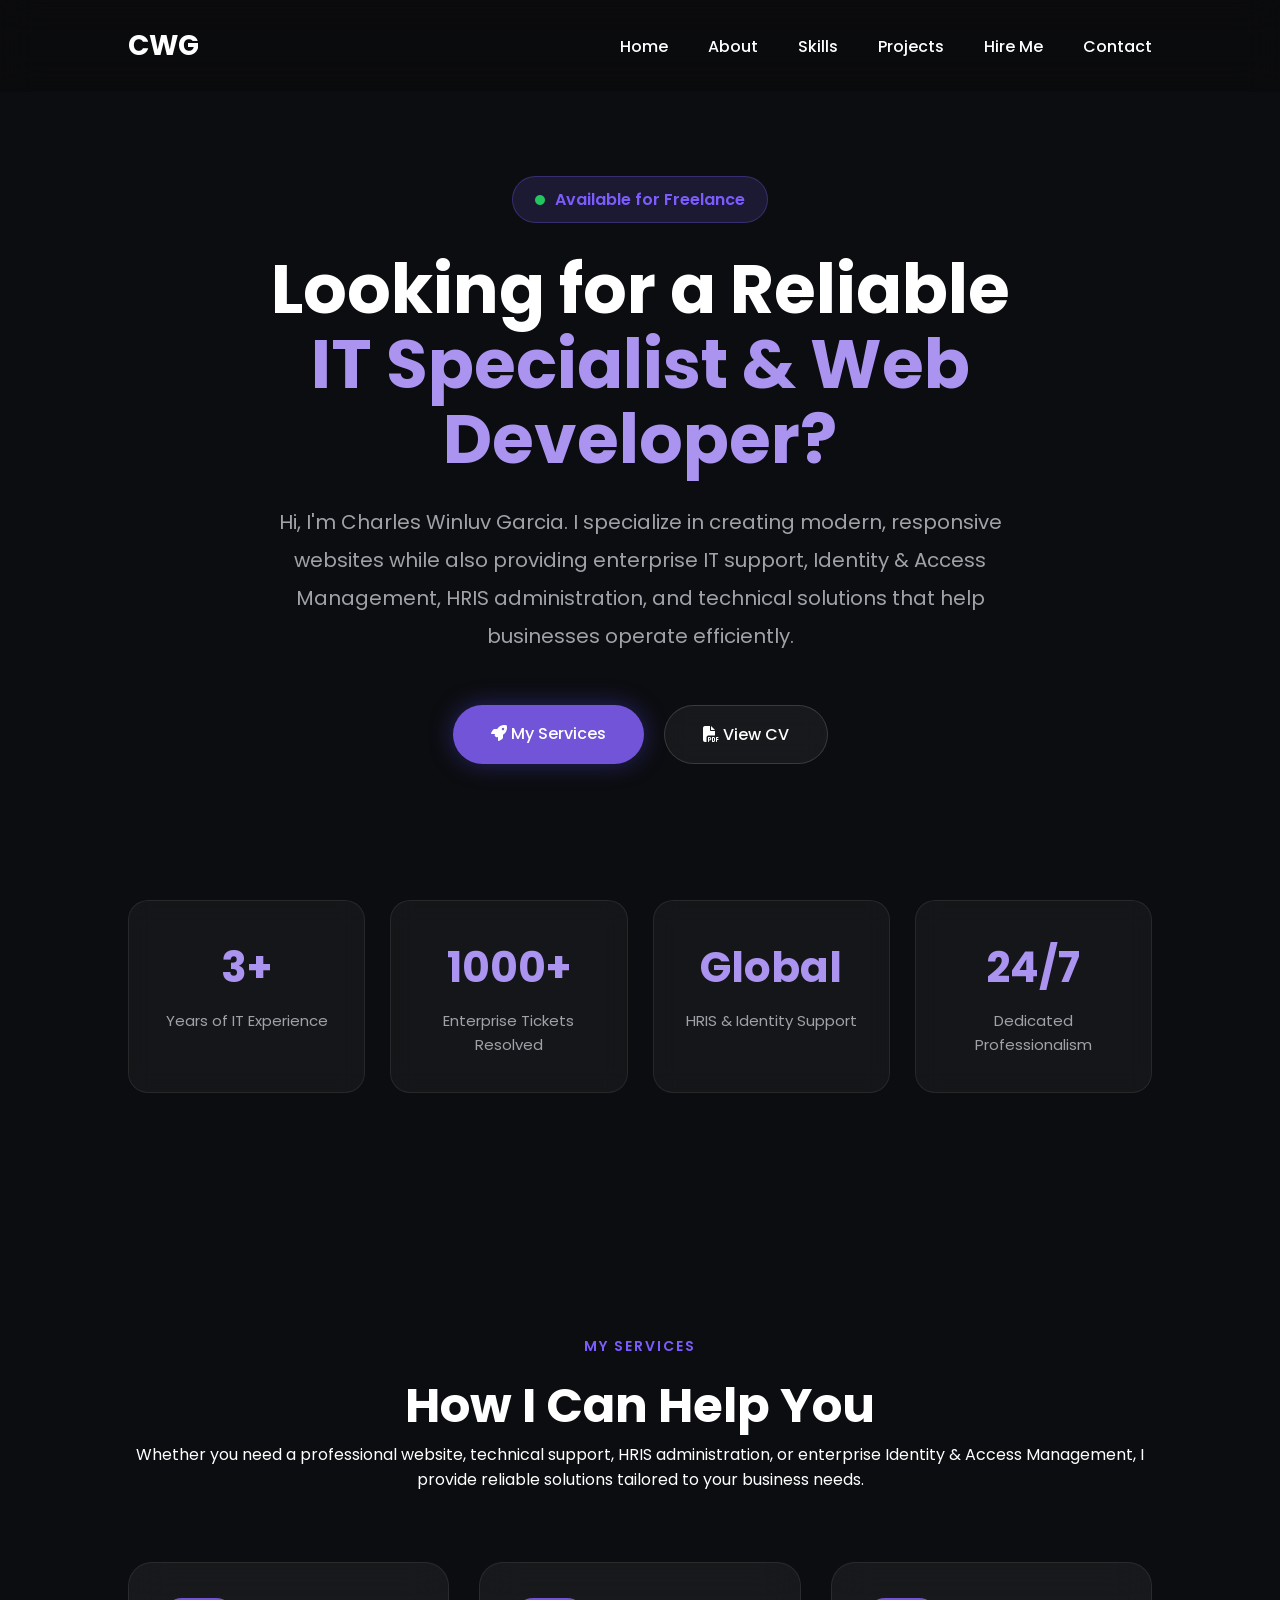
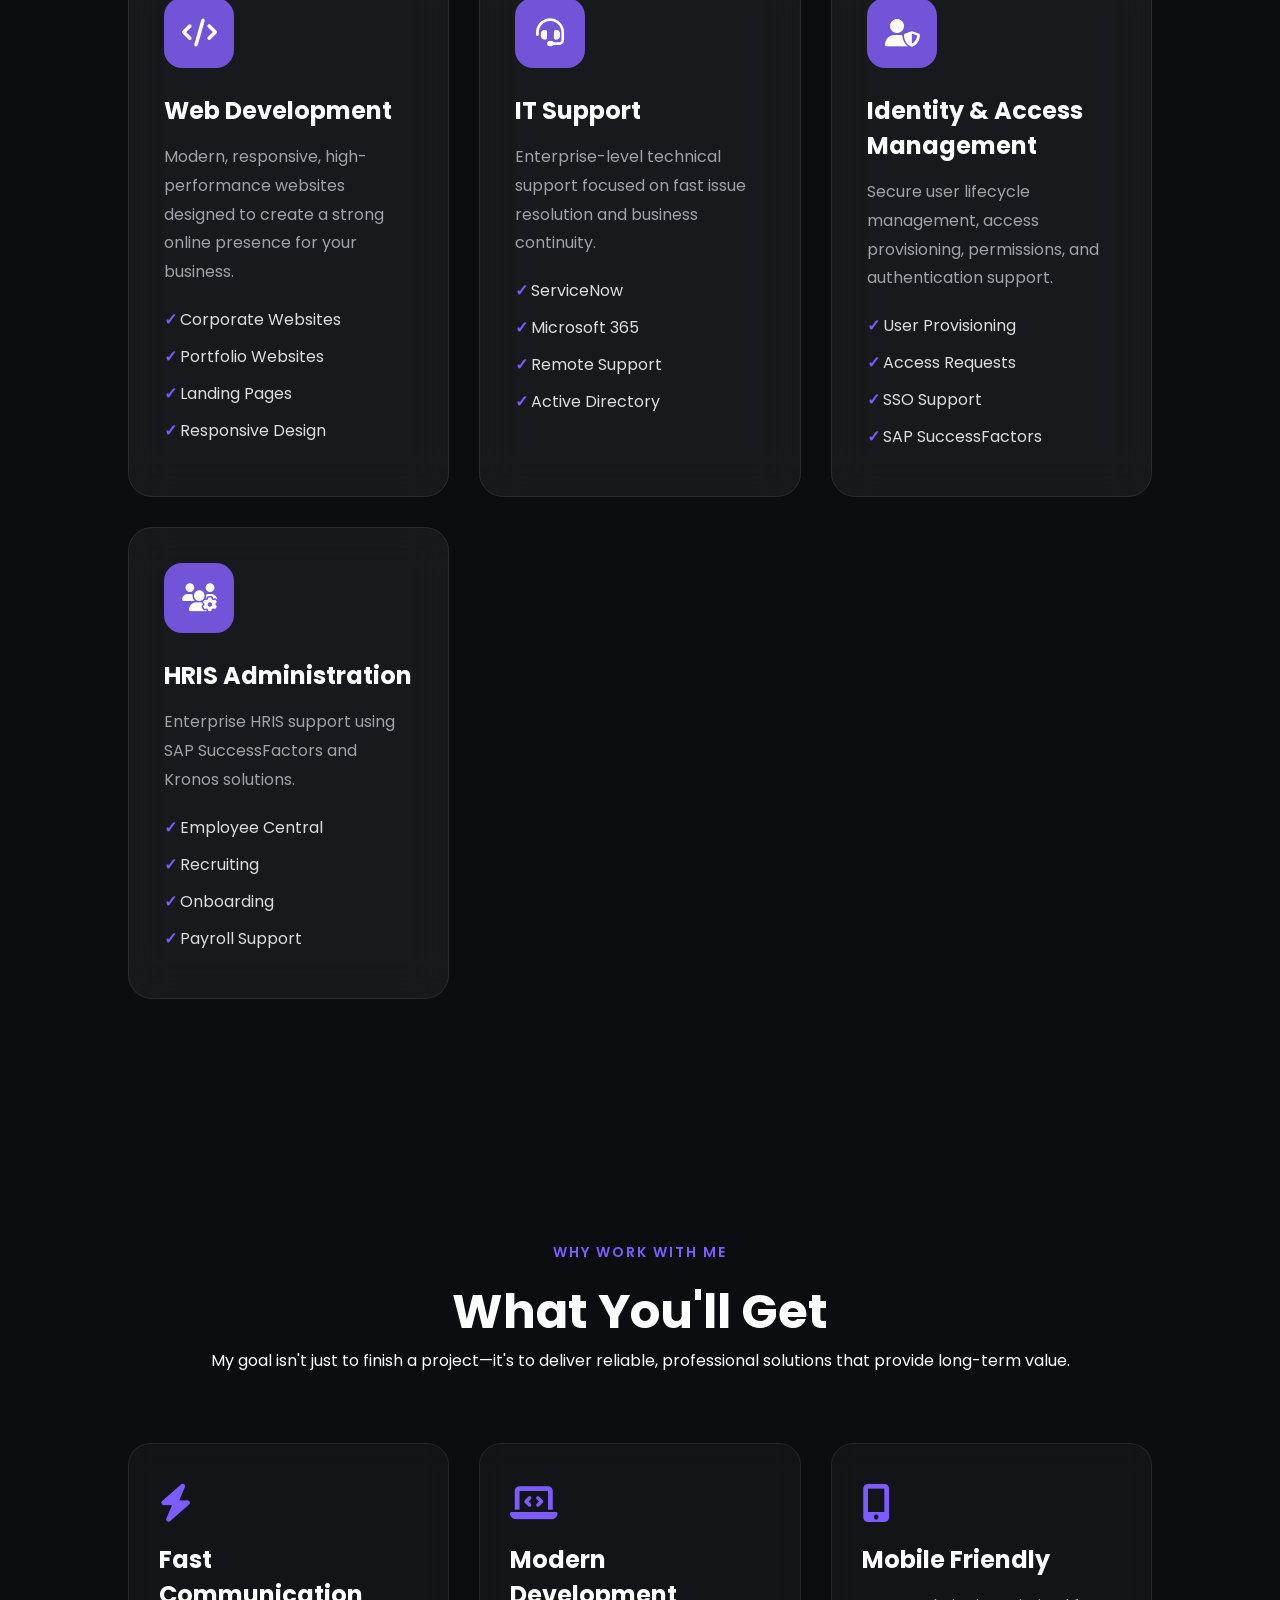
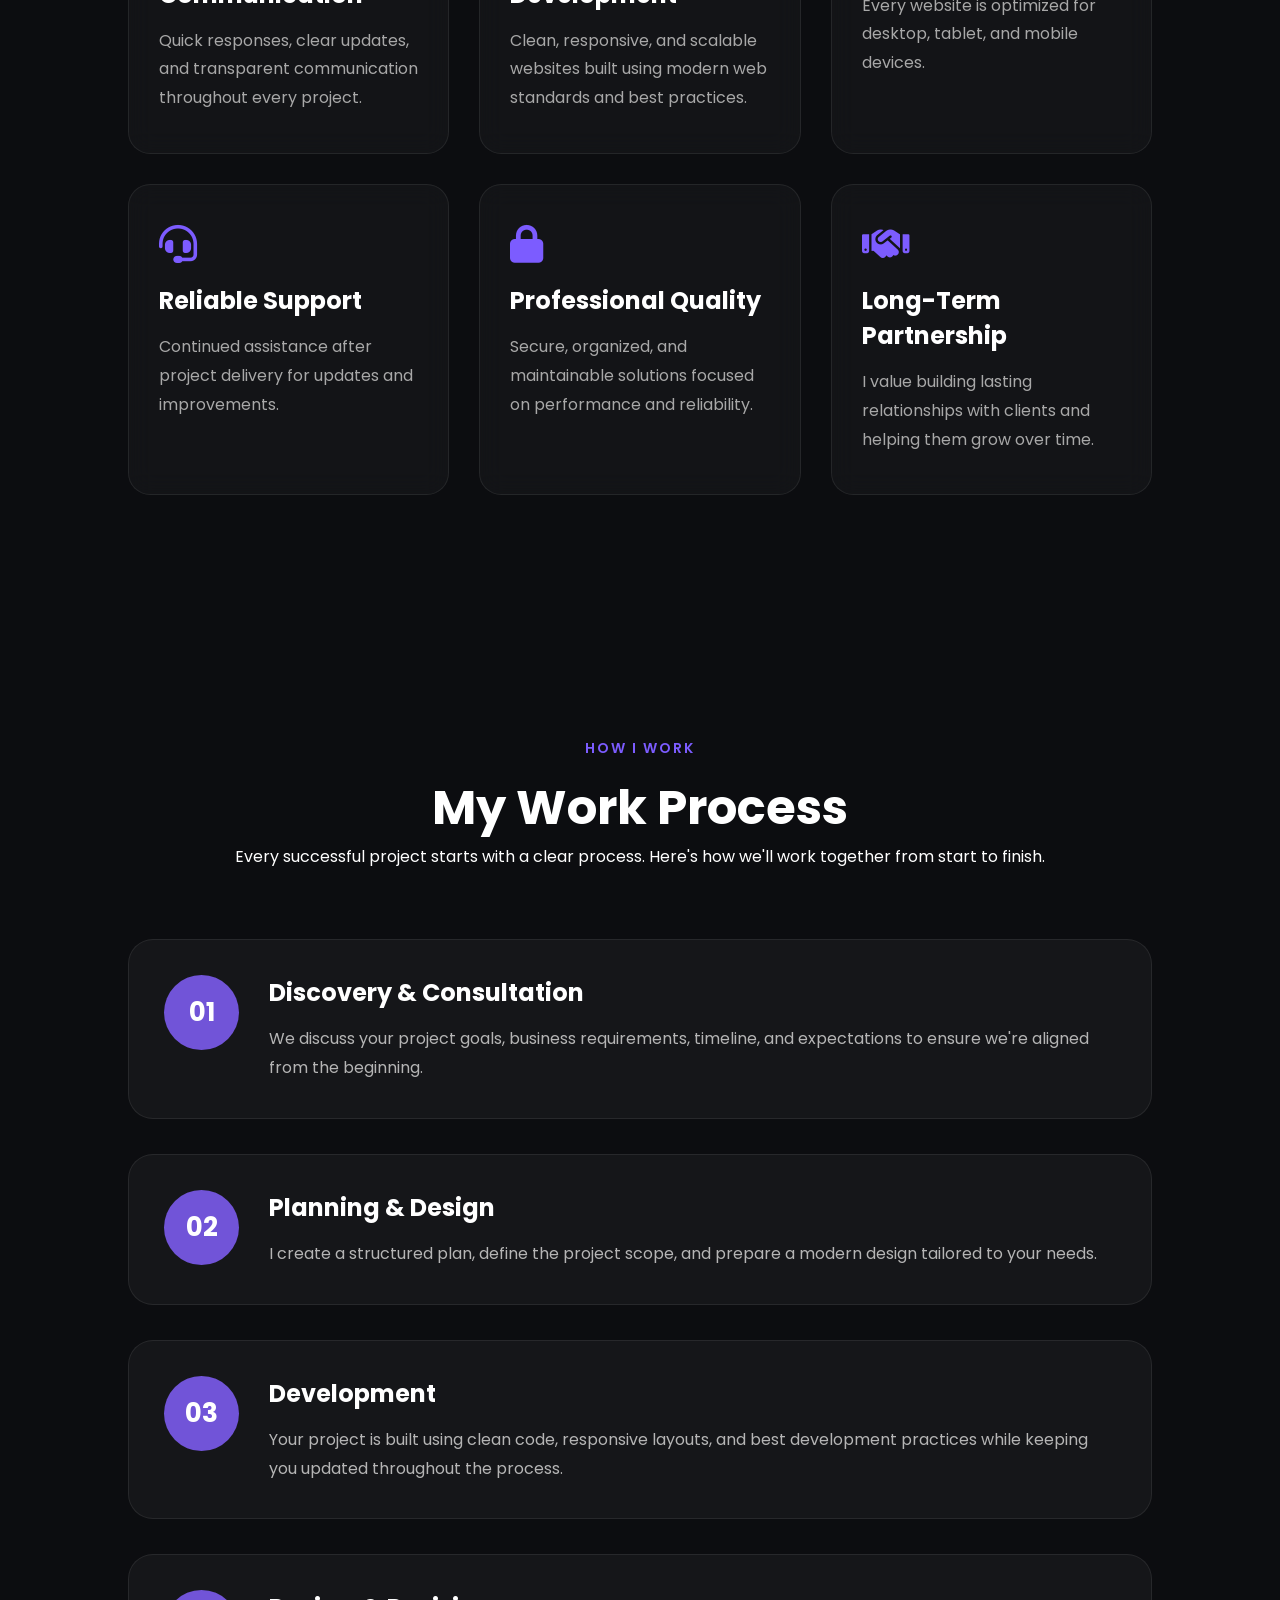
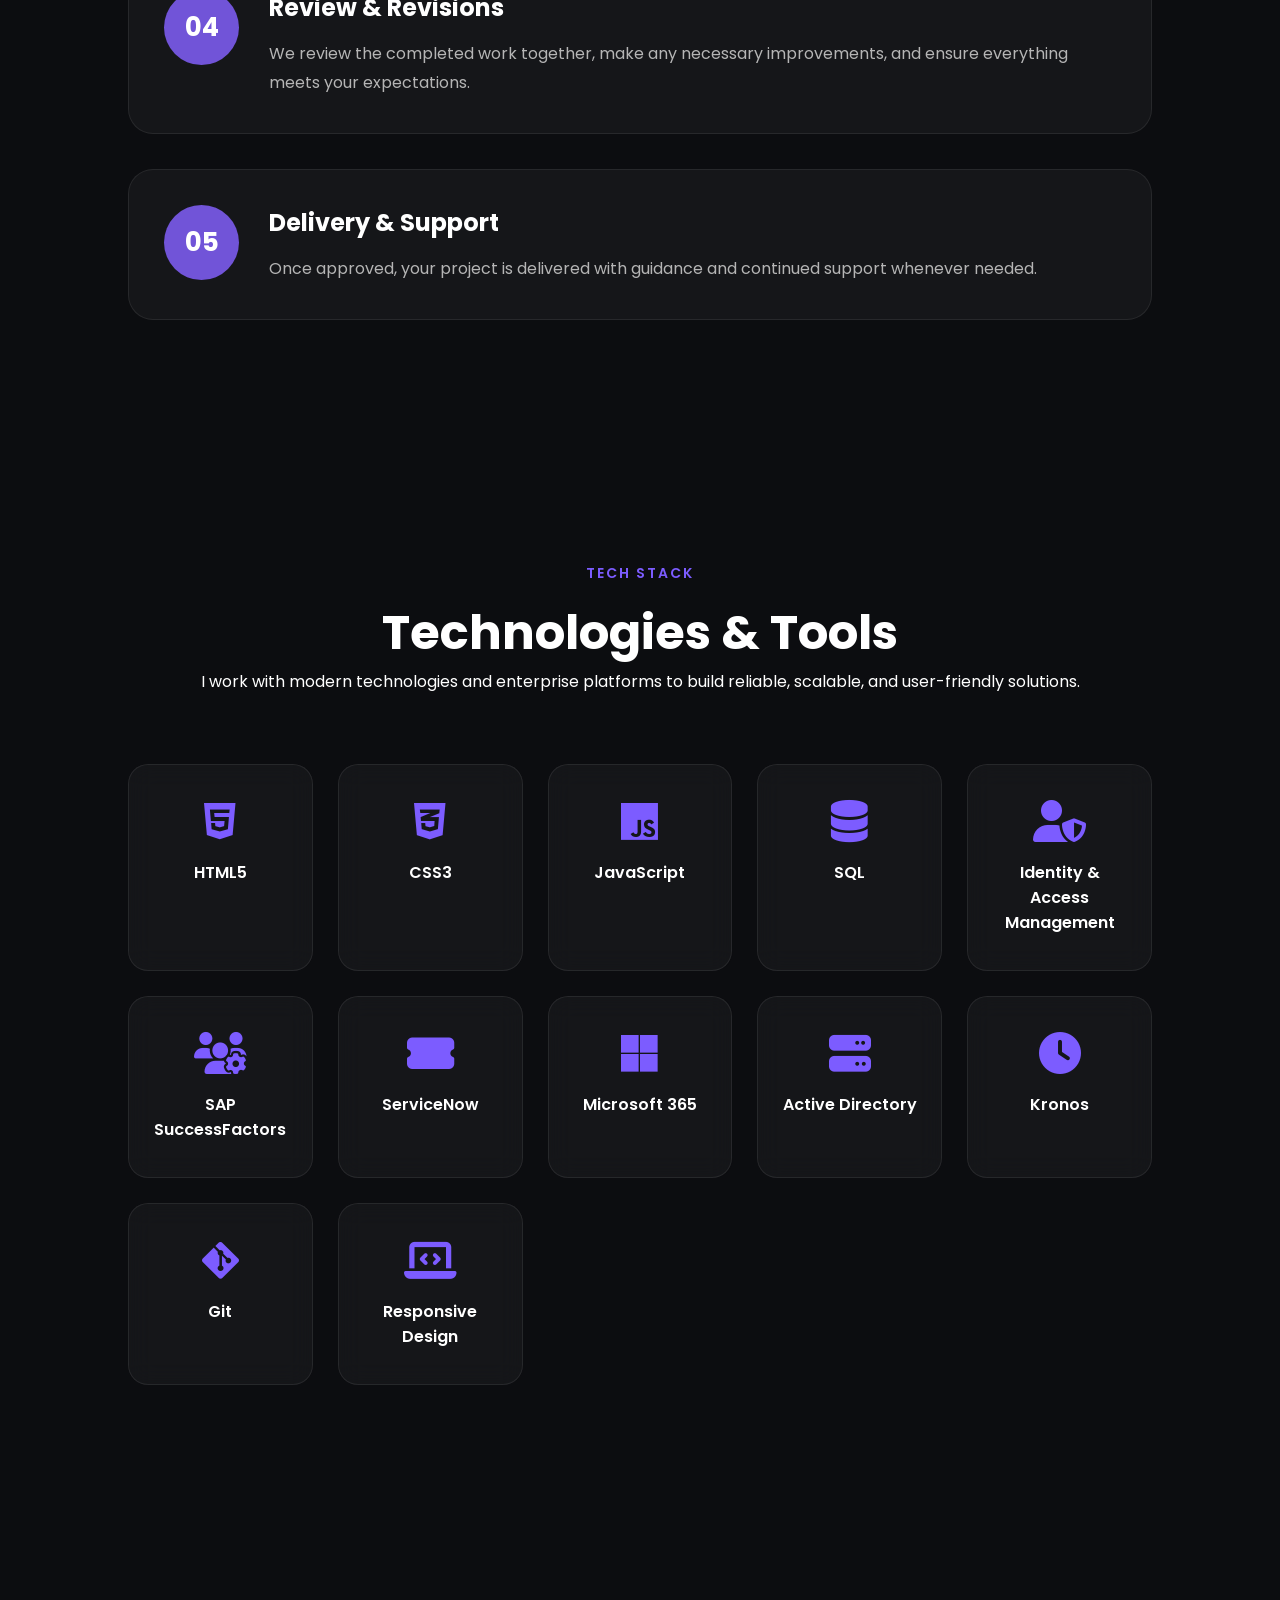
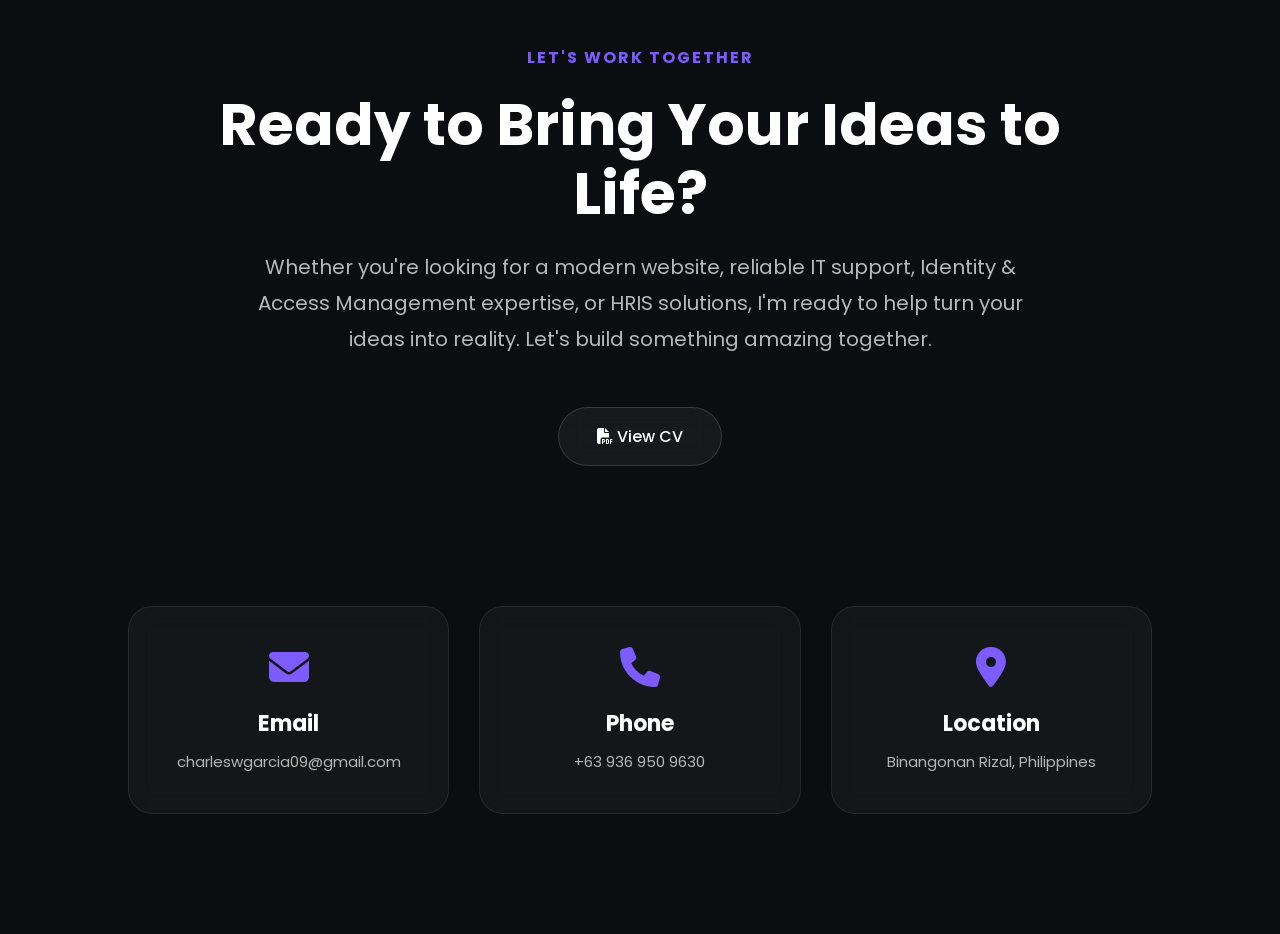
<file: hire.html>
<!DOCTYPE html>
<html lang="en">

<head>

    <meta charset="UTF-8">
    <meta name="viewport" content="width=device-width, initial-scale=1.0">

    <title>Hire Me | Charles Winluv Garcia</title>

    <!-- CSS -->
    <link rel="stylesheet" href="css/style.css">

    <!-- Google Fonts -->
    <link rel="preconnect" href="https://fonts.googleapis.com">
    <link rel="preconnect" href="https://fonts.gstatic.com" crossorigin>

    <link href="https://fonts.googleapis.com/css2?family=Poppins:wght@300;400;500;600;700;800&display=swap"
        rel="stylesheet">

    <!-- Font Awesome -->
    <link rel="stylesheet"
        href="https://cdnjs.cloudflare.com/ajax/libs/font-awesome/6.5.2/css/all.min.css">

</head>


<body>

    <!-- ================= ANIMATED BACKGROUND ================= -->

    <div class="background">
        <div class="blur blur1"></div>
        <div class="blur blur2"></div>
        <div class="blur blur3"></div>
    </div>


    <!-- ================= NAVBAR ================= -->

    <header class="navbar">

        <div class="logo">
            CWG
        </div>

        <nav>

            <a href="index.html">Home</a>

            <a href="index.html#about">About</a>

            <a href="index.html#skills">Skills</a>

            <a href="index.html#projects">Projects</a>

            <a href="hire.html" class="active">
                Hire Me
            </a>

            <a href="index.html#contact">Contact</a>

        </nav>

    </header>


    <!-- ================= HIRE HERO ================= -->

    <section class="hire-hero">

        <div class="hire-container">

            <span class="hire-badge">
                <i class="fas fa-circle"></i>
                Available for Freelance
            </span>

            <h1>
                Looking for a Reliable
                <span>IT Specialist & Web Developer?</span>
            </h1>

            <p>
                Hi, I'm Charles Winluv Garcia. I specialize in creating modern,
                responsive websites while also providing enterprise IT support,
                Identity & Access Management, HRIS administration, and technical
                solutions that help businesses operate efficiently.
            </p>

            <div class="hire-buttons">

                <a href="#services" class="btn primary">
                    <i class="fas fa-rocket"></i>
                    My Services
                </a>

                <a href="assets/resume/resume.pdf"
                    target="_blank"
                    class="btn secondary">

                    <i class="fas fa-file-pdf"></i>
                    View CV

                </a>

            </div>

        </div>

    </section>


    <!-- ================= STATS ================= -->

    <section class="hire-stats">

        <div class="stats-grid">

            <div class="stat-card">

                <h2>3+</h2>

                <p>Years of IT Experience</p>

            </div>


            <div class="stat-card">

                <h2>1000+</h2>

                <p>Enterprise Tickets Resolved</p>

            </div>


            <div class="stat-card">

                <h2>Global</h2>

                <p>HRIS & Identity Support</p>

            </div>


            <div class="stat-card">

                <h2>24/7</h2>

                <p>Dedicated Professionalism</p>

            </div>

        </div>

    </section>


    <!-- ================= SERVICES ================= -->

    <section class="services" id="services">

        <div class="section-title">

            <span>MY SERVICES</span>

            <h2>How I Can Help You</h2>

            <p>
                Whether you need a professional website, technical support,
                HRIS administration, or enterprise Identity & Access Management,
                I provide reliable solutions tailored to your business needs.
            </p>

        </div>


        <div class="services-grid">

            <!-- Web Development -->

            <div class="service-card">

                <div class="service-icon">
                    <i class="fas fa-code"></i>
                </div>

                <h3>Web Development</h3>

                <p>
                    Modern, responsive, high-performance websites designed to
                    create a strong online presence for your business.
                </p>

                <ul>
                    <li>Corporate Websites</li>
                    <li>Portfolio Websites</li>
                    <li>Landing Pages</li>
                    <li>Responsive Design</li>
                </ul>

            </div>


            <!-- IT Support -->

            <div class="service-card">

                <div class="service-icon">
                    <i class="fas fa-headset"></i>
                </div>

                <h3>IT Support</h3>

                <p>
                    Enterprise-level technical support focused on fast issue
                    resolution and business continuity.
                </p>

                <ul>
                    <li>ServiceNow</li>
                    <li>Microsoft 365</li>
                    <li>Remote Support</li>
                    <li>Active Directory</li>
                </ul>

            </div>


            <!-- IAM -->

            <div class="service-card">

                <div class="service-icon">
                    <i class="fas fa-user-shield"></i>
                </div>

                <h3>Identity & Access Management</h3>

                <p>
                    Secure user lifecycle management, access provisioning,
                    permissions, and authentication support.
                </p>

                <ul>
                    <li>User Provisioning</li>
                    <li>Access Requests</li>
                    <li>SSO Support</li>
                    <li>SAP SuccessFactors</li>
                </ul>

            </div>


            <!-- HRIS -->

            <div class="service-card">

                <div class="service-icon">
                    <i class="fas fa-users-cog"></i>
                </div>

                <h3>HRIS Administration</h3>

                <p>
                    Enterprise HRIS support using SAP SuccessFactors
                    and Kronos solutions.
                </p>

                <ul>
                    <li>Employee Central</li>
                    <li>Recruiting</li>
                    <li>Onboarding</li>
                    <li>Payroll Support</li>
                </ul>

            </div>

        </div>

    </section>


    <!-- ================= WHY HIRE ME ================= -->

    <section class="why-hire">

        <div class="section-title">

            <span>WHY WORK WITH ME</span>

            <h2>What You'll Get</h2>

            <p>
                My goal isn't just to finish a project—it's to deliver reliable,
                professional solutions that provide long-term value.
            </p>

        </div>


        <div class="why-grid">

            <!-- Card 1 -->

            <div class="why-card">

                <i class="fas fa-bolt"></i>

                <h3>Fast Communication</h3>

                <p>
                    Quick responses, clear updates, and transparent communication
                    throughout every project.
                </p>

            </div>


            <!-- Card 2 -->

            <div class="why-card">

                <i class="fas fa-laptop-code"></i>

                <h3>Modern Development</h3>

                <p>
                    Clean, responsive, and scalable websites built using modern
                    web standards and best practices.
                </p>

            </div>


            <!-- Card 3 -->

            <div class="why-card">

                <i class="fas fa-mobile-alt"></i>

                <h3>Mobile Friendly</h3>

                <p>
                    Every website is optimized for desktop,
                    tablet, and mobile devices.
                </p>

            </div>


            <!-- Card 4 -->

            <div class="why-card">

                <i class="fas fa-headset"></i>

                <h3>Reliable Support</h3>

                <p>
                    Continued assistance after project delivery for updates
                    and improvements.
                </p>

            </div>


            <!-- Card 5 -->

            <div class="why-card">

                <i class="fas fa-lock"></i>

                <h3>Professional Quality</h3>

                <p>
                    Secure, organized, and maintainable solutions focused on
                    performance and reliability.
                </p>

            </div>


            <!-- Card 6 -->

            <div class="why-card">

                <i class="fas fa-handshake"></i>

                <h3>Long-Term Partnership</h3>

                <p>
                    I value building lasting relationships with clients and helping
                    them grow over time.
                </p>

            </div>

        </div>

    </section>


    <!-- ================= MY PROCESS ================= -->

    <section class="process">

        <div class="section-title">

            <span>HOW I WORK</span>

            <h2>My Work Process</h2>

            <p>
                Every successful project starts with a clear process. Here's how
                we'll work together from start to finish.
            </p>

        </div>


        <div class="process-timeline">

            <!-- Step 1 -->

            <div class="process-card">

                <div class="process-number">
                    01
                </div>

                <div class="process-content">

                    <h3>Discovery & Consultation</h3>

                    <p>
                        We discuss your project goals, business requirements,
                        timeline, and expectations to ensure we're aligned from
                        the beginning.
                    </p>

                </div>

            </div>


            <!-- Step 2 -->

            <div class="process-card">

                <div class="process-number">
                    02
                </div>

                <div class="process-content">

                    <h3>Planning & Design</h3>

                    <p>
                        I create a structured plan, define the project scope,
                        and prepare a modern design tailored to your needs.
                    </p>

                </div>

            </div>


            <!-- Step 3 -->

            <div class="process-card">

                <div class="process-number">
                    03
                </div>

                <div class="process-content">

                    <h3>Development</h3>

                    <p>
                        Your project is built using clean code, responsive layouts,
                        and best development practices while keeping you updated
                        throughout the process.
                    </p>

                </div>

            </div>


            <!-- Step 4 -->

            <div class="process-card">

                <div class="process-number">
                    04
                </div>

                <div class="process-content">

                    <h3>Review & Revisions</h3>

                    <p>
                        We review the completed work together, make any necessary
                        improvements, and ensure everything meets your expectations.
                    </p>

                </div>

            </div>


            <!-- Step 5 -->

            <div class="process-card">

                <div class="process-number">
                    05
                </div>

                <div class="process-content">

                    <h3>Delivery & Support</h3>

                    <p>
                        Once approved, your project is delivered with guidance and
                        continued support whenever needed.
                    </p>

                </div>

            </div>

        </div>

    </section>


    <!-- ================= TECHNOLOGIES ================= -->

    <section class="tech-section">

        <div class="section-title">

            <span>TECH STACK</span>

            <h2>Technologies & Tools</h2>

            <p>
                I work with modern technologies and enterprise platforms to build
                reliable, scalable, and user-friendly solutions.
            </p>

        </div>


        <div class="tech-grid">

            <div class="tech-item">
                <i class="fab fa-html5"></i>
                <span>HTML5</span>
            </div>

            <div class="tech-item">
                <i class="fab fa-css3-alt"></i>
                <span>CSS3</span>
            </div>

            <div class="tech-item">
                <i class="fab fa-js"></i>
                <span>JavaScript</span>
            </div>

            <div class="tech-item">
                <i class="fas fa-database"></i>
                <span>SQL</span>
            </div>

            <div class="tech-item">
                <i class="fas fa-user-shield"></i>
                <span>Identity & Access Management</span>
            </div>

            <div class="tech-item">
                <i class="fas fa-users-cog"></i>
                <span>SAP SuccessFactors</span>
            </div>

            <div class="tech-item">
                <i class="fas fa-ticket-alt"></i>
                <span>ServiceNow</span>
            </div>

            <div class="tech-item">
                <i class="fab fa-microsoft"></i>
                <span>Microsoft 365</span>
            </div>

            <div class="tech-item">
                <i class="fas fa-server"></i>
                <span>Active Directory</span>
            </div>

            <div class="tech-item">
                <i class="fas fa-clock"></i>
                <span>Kronos</span>
            </div>

            <div class="tech-item">
                <i class="fab fa-git-alt"></i>
                <span>Git</span>
            </div>

            <div class="tech-item">
                <i class="fas fa-laptop-code"></i>
                <span>Responsive Design</span>
            </div>

        </div>

    </section>


    <!-- ================= CALL TO ACTION ================= -->

    <section class="hire-cta">

        <div class="hire-cta-content">

            <span>LET'S WORK TOGETHER</span>

            <h2>
                Ready to Bring Your Ideas to Life?
            </h2>

            <p>
                Whether you're looking for a modern website, reliable IT support,
                Identity & Access Management expertise, or HRIS solutions,
                I'm ready to help turn your ideas into reality.
                Let's build something amazing together.
            </p>

            <div class="hire-cta-buttons">

                <a href="assets/resume/resume.pdf"
                    target="_blank"
                    class="btn secondary">

                    <i class="fas fa-file-pdf"></i>
                    View CV

                </a>

            </div>

        </div>

    </section>


    <!-- ================= CONTACT INFO ================= -->

    <section class="hire-contact">

        <div class="contact-grid">

            <!-- Email -->

            <div class="contact-box">

                <i class="fas fa-envelope"></i>

                <h3>Email</h3>

                <p>
                    charleswgarcia09@gmail.com
                </p>

            </div>


            <!-- Phone -->

            <div class="contact-box">

                <i class="fas fa-phone"></i>

                <h3>Phone</h3>

                <p>
                    +63 936 950 9630
                </p>

            </div>


            <!-- Location -->

            <div class="contact-box">

                <i class="fas fa-location-dot"></i>

                <h3>Location</h3>

                <p>
                    Binangonan Rizal, Philippines
                </p>

            </div>

        </div>

    </section>

     <!-- Back to Top Button -->
<button type="button" class="back-to-top" id="backToTop" aria-label="Back to top">
    <i class="fas fa-arrow-up"></i>
</button>

    <!-- ================= JAVASCRIPT ================= -->

    <script src="js/script.js"></script>

</body>

</html>
</file>
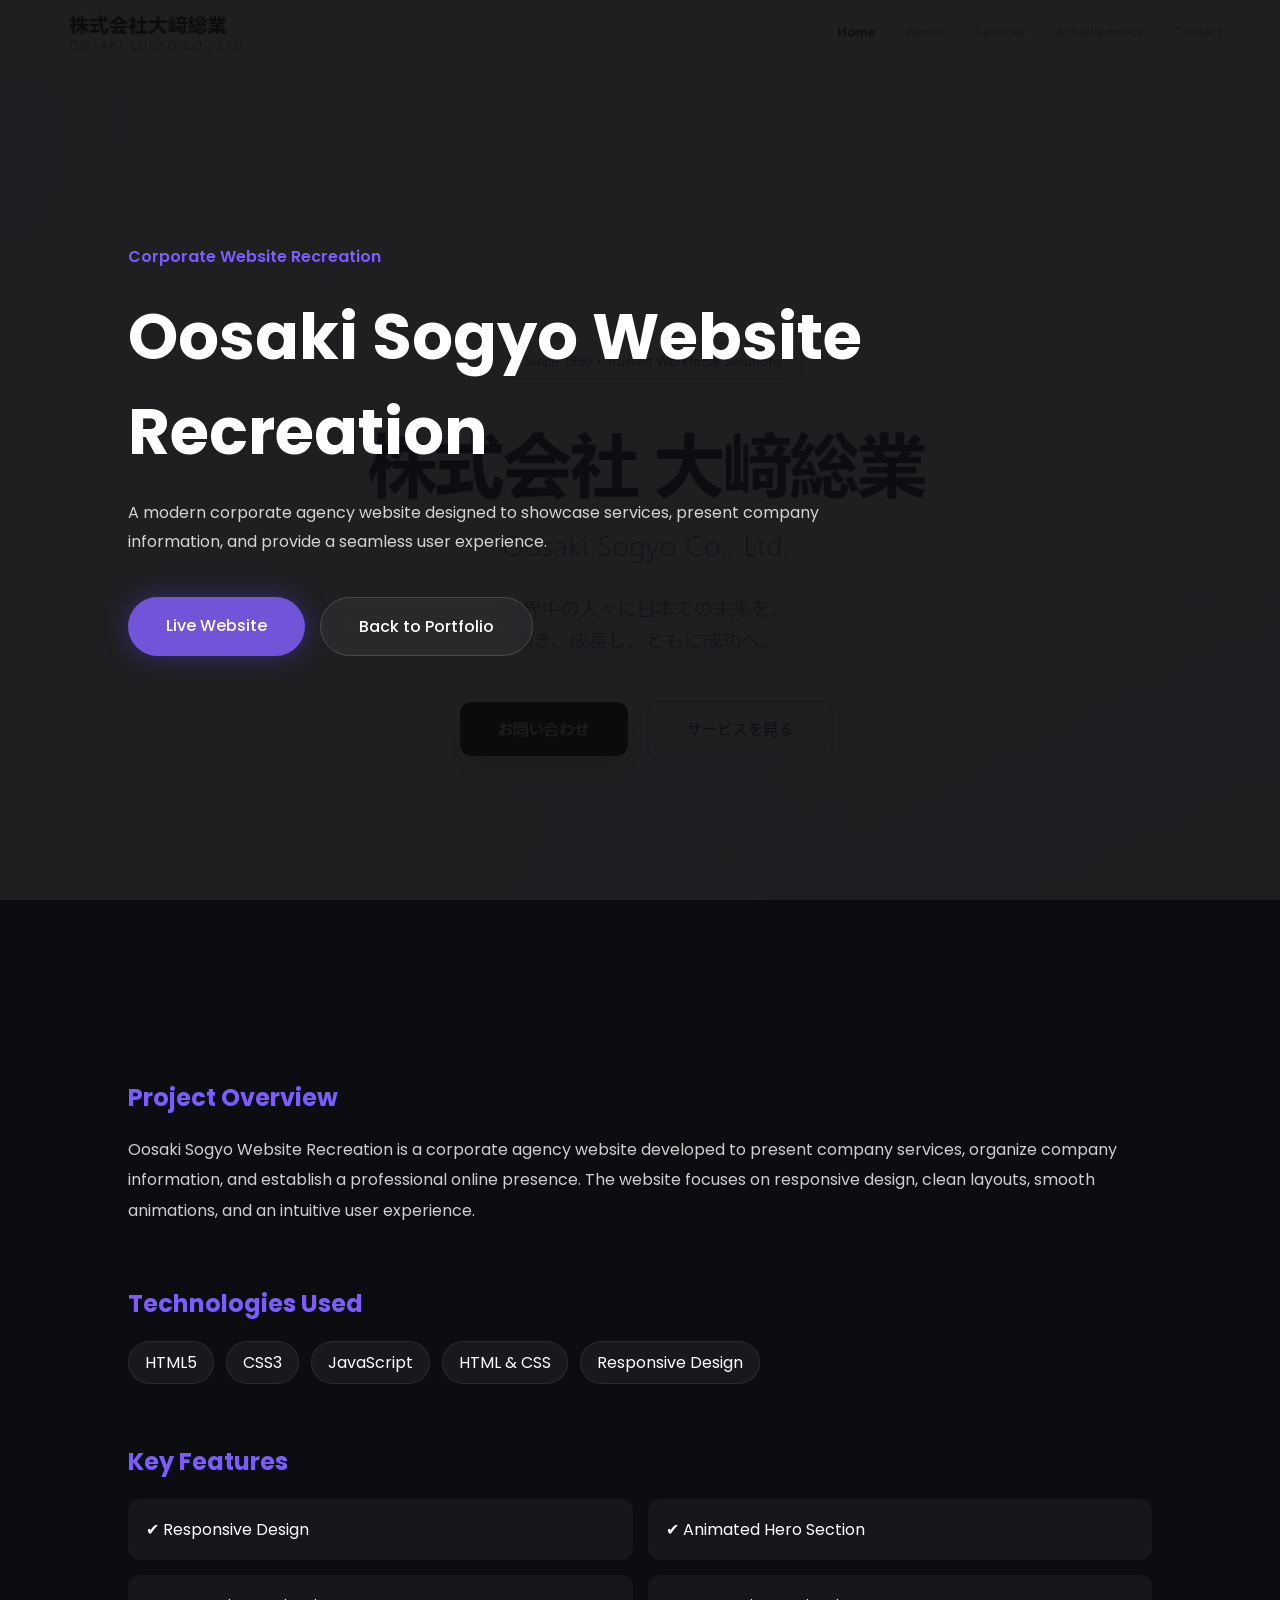
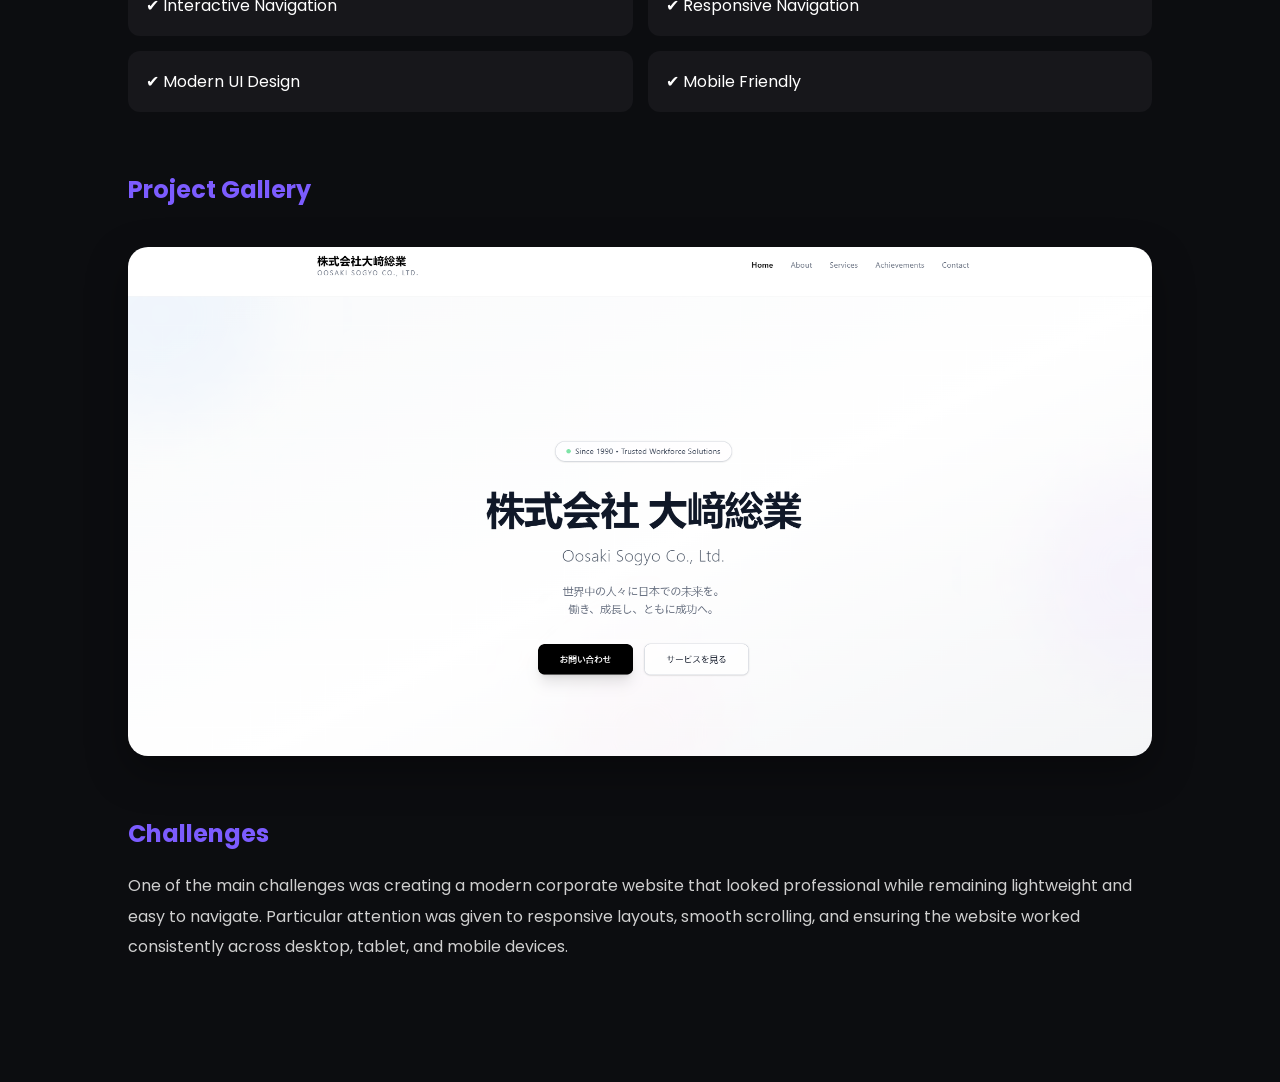
<file: project-oosaki.html>
<!DOCTYPE html>
<html lang="en">

<head>

    <meta charset="UTF-8">
    <meta name="viewport" content="width=device-width, initial-scale=1.0">

    <title>Oosaki Sogyo | Charles Winluv Garcia</title>

    <link rel="stylesheet" href="css/style.css">

    <link rel="preconnect" href="https://fonts.googleapis.com">

    <link rel="preconnect" href="https://fonts.gstatic.com" crossorigin>

    <link href="https://fonts.googleapis.com/css2?family=Poppins:wght@300;400;500;600;700;800&display=swap" rel="stylesheet">

</head>

<body>

<section class="project-hero">

    <img src="assets/images/project2.png" alt="Oosaki Sogyo website recreation">

    <div class="overlay">

        <span class="project-tag">
            Corporate Website Recreation
        </span>

        <h1>
            Oosaki Sogyo Website Recreation
        </h1>

        <p>
            A modern corporate agency website designed to showcase services,
            present company information, and provide a seamless user experience.
        </p>

        <div class="project-buttons">

            <a href="https://oosakisogyo.vercel.app/"
               target="_blank" rel="noopener noreferrer"
               class="btn primary">
                Live Website
            </a>

            <a href="index.html#projects"
               class="btn secondary">
                Back to Portfolio
            </a>

        </div>

    </div>

</section>

<section class="project-details">

    <div class="container">

        <h2>Project Overview</h2>

        <p>

            Oosaki Sogyo Website Recreation is a corporate
            agency website developed to present company services,
            organize company information,
            and establish a professional online presence.

            The website focuses on responsive design,
            clean layouts,
            smooth animations,
            and an intuitive user experience.

        </p>

        <h2>Technologies Used</h2>

        <div class="tech-stack">

            <span>HTML5</span>

            <span>CSS3</span>

            <span>JavaScript</span>

            <span>HTML & CSS</span>

            <span>Responsive Design</span>

        </div>

        <h2>Key Features</h2>

        <ul class="feature-list">

            <li>✔ Responsive Design</li>

            <li>✔ Animated Hero Section</li>

            <li>✔ Interactive Navigation</li>

            <li>✔ Responsive Navigation</li>

            <li>✔ Modern UI Design</li>

            <li>✔ Mobile Friendly</li>

        </ul>

<!-- ================= PROJECT GALLERY ================= -->

<h2>Project Gallery</h2>

<div class="gallery"><img src="assets/images/project2.png" alt="Oosaki Sogyo website preview" loading="lazy"></div>

        <h2>Challenges</h2>

        <p>

            One of the main challenges was creating a modern corporate
            website that looked professional while remaining lightweight
            and easy to navigate.

            Particular attention was given to responsive layouts,
            smooth scrolling,
            and ensuring the website worked consistently across
            desktop, tablet, and mobile devices.

        </p>

    </div>

</section>

</body>

</html>
</file>
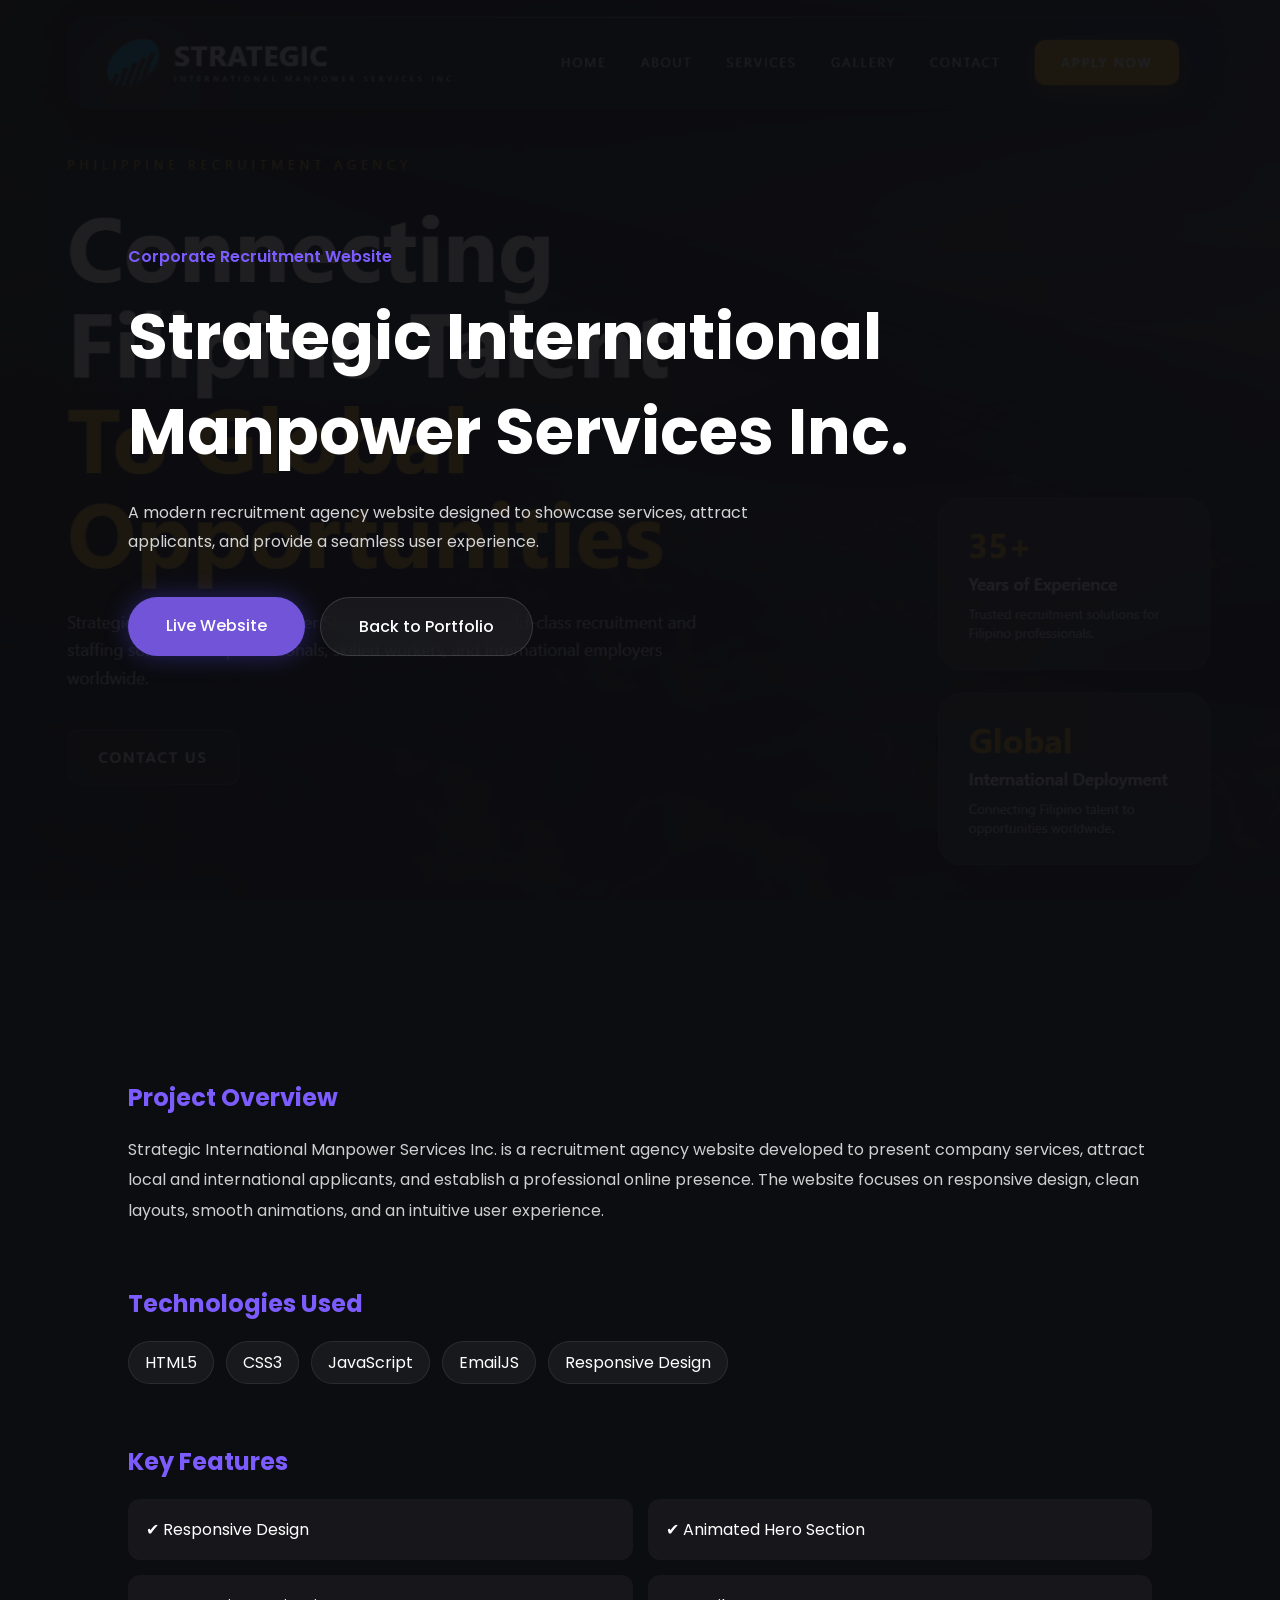
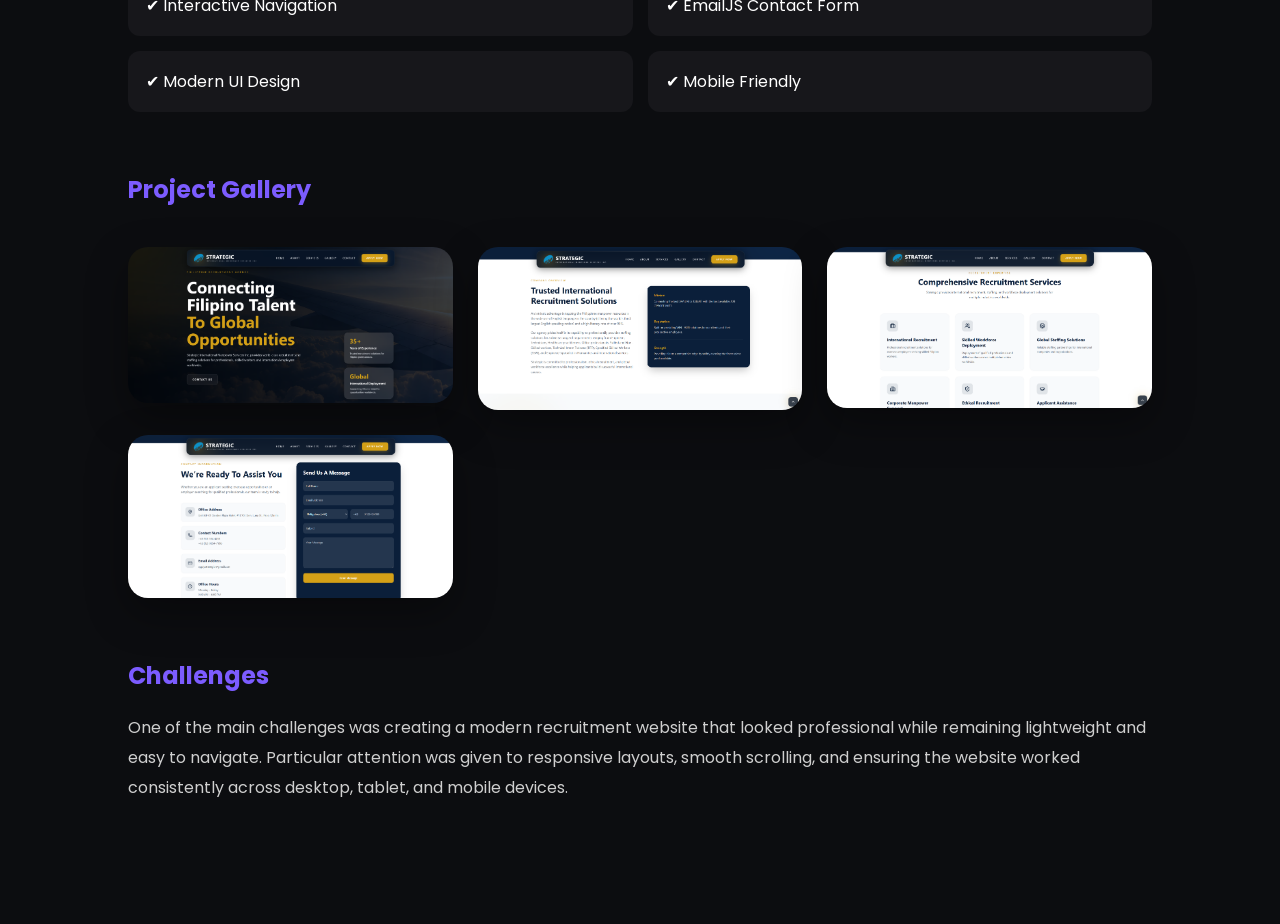
<file: project-strategic.html>
<!DOCTYPE html>
<html lang="en">

<head>

    <meta charset="UTF-8">
    <meta name="viewport" content="width=device-width, initial-scale=1.0">

    <title>Strategic International Manpower | Charles Winluv Garcia</title>

    <link rel="stylesheet" href="css/style.css">

    <link rel="preconnect" href="https://fonts.googleapis.com">

    <link rel="preconnect" href="https://fonts.gstatic.com" crossorigin>

    <link href="https://fonts.googleapis.com/css2?family=Poppins:wght@300;400;500;600;700;800&display=swap" rel="stylesheet">

</head>

<body>

<section class="project-hero">

    <img src="assets/images/project1.png" alt="Strategic Website">

    <div class="overlay">

        <span class="project-tag">
            Corporate Recruitment Website
        </span>

        <h1>
            Strategic International Manpower Services Inc.
        </h1>

        <p>
            A modern recruitment agency website designed to showcase services,
            attract applicants, and provide a seamless user experience.
        </p>

        <div class="project-buttons">

            <a href="https://strategicinc.vercel.app/"
               target="_blank" rel="noopener noreferrer"
               class="btn primary">
                Live Website
            </a>

            <a href="index.html#projects"
               class="btn secondary">
                Back to Portfolio
            </a>

        </div>

    </div>

</section>

<section class="project-details">

    <div class="container">

        <h2>Project Overview</h2>

        <p>

            Strategic International Manpower Services Inc. is a recruitment
            agency website developed to present company services,
            attract local and international applicants,
            and establish a professional online presence.

            The website focuses on responsive design,
            clean layouts,
            smooth animations,
            and an intuitive user experience.

        </p>

        <h2>Technologies Used</h2>

        <div class="tech-stack">

            <span>HTML5</span>

            <span>CSS3</span>

            <span>JavaScript</span>

            <span>EmailJS</span>

            <span>Responsive Design</span>

        </div>

        <h2>Key Features</h2>

        <ul class="feature-list">

            <li>✔ Responsive Design</li>

            <li>✔ Animated Hero Section</li>

            <li>✔ Interactive Navigation</li>

            <li>✔ EmailJS Contact Form</li>

            <li>✔ Modern UI Design</li>

            <li>✔ Mobile Friendly</li>

        </ul>

<!-- ================= PROJECT GALLERY ================= -->

<h2>Project Gallery</h2>

<div class="gallery">

    <img src="assets/images/projects/strategic/homepage.png" alt="Homepage">

    <img src="assets/images/projects/strategic/about.png" alt="About">

    <img src="assets/images/projects/strategic/services.png" alt="Services">

    <img src="assets/images/projects/strategic/contact.png" alt="Contact">

</div>

        <h2>Challenges</h2>

        <p>

            One of the main challenges was creating a modern recruitment
            website that looked professional while remaining lightweight
            and easy to navigate.

            Particular attention was given to responsive layouts,
            smooth scrolling,
            and ensuring the website worked consistently across
            desktop, tablet, and mobile devices.

        </p>

    </div>

</section>

</body>

</html>
</file>
<file: css/style.css>
html{
    scroll-behavior:smooth;
}

*{
    margin:0;
    padding:0;
    box-sizing:border-box;
}

body{
    font-family:"Poppins",sans-serif;
    background:#09090B;
    color:#fff;
    overflow-x:hidden;
}

.navbar{
    position:fixed;
    top:0;
    left:0;
    width:100%;

    display:flex;
    justify-content:space-between;
    align-items:center;

    padding:25px 10%;

    background:rgba(9,9,11,.35);
    backdrop-filter:blur(18px);

    transition:
        padding .35s ease,
        background .35s ease,
        box-shadow .35s ease;

    z-index:1000;
}

.navbar.scrolled{

    padding:18px 10%;

    background:rgba(9,9,11,.75);

    box-shadow:0 10px 30px rgba(0,0,0,.35);

}

nav a.active{

    color:#7c5cff;

}

nav a.active::after{

    width:100%;

}

.logo{

    font-size:28px;

    font-weight:700;

    cursor:pointer;

    transition:.35s;

}

.logo:hover{

    color:#7c5cff;

    transform:scale(1.08);

    text-shadow:0 0 20px rgba(124,92,255,.7);

}

nav{

    display:flex;

    gap:40px;

}

nav a{
    color:#fff;
    text-decoration:none;
    position:relative;
    transition:.3s;
    font-weight:500;
}

nav a::after{
    content:"";
    position:absolute;
    left:0;
    bottom:-6px;
    width:0;
    height:2px;
    background:#7c5cff;
    transition:.3s;
}

nav a:hover{
    color:#7c5cff;
}

nav a:hover::after{
    width:100%;
}

.hero{
    min-height:100vh;
    display:flex;
    align-items:center;
    justify-content:space-between;
    gap:80px;
    padding:120px 10%;
}

.hero-left{
    flex:1;
}

.hero-right{
    flex:1;
    display:flex;
    justify-content:center;
    align-items:center;
}

.hero-image{
    display:flex;
    justify-content:center;
    align-items:center;
}

.hero-image img{
    width:100%;
    max-width:500px;
    height:auto;

    transition:
        transform .5s ease,
        opacity .5s ease,
        filter .5s ease;

    filter:
        drop-shadow(0 15px 40px rgba(0,0,0,.45))
        drop-shadow(0 0 30px rgba(124,92,255,.25));
}

.hero-image img:hover{

    transform:
        translateY(-8px)
        scale(1.03);

    opacity:.92;

    filter:
        brightness(1.08)
        drop-shadow(0 25px 60px rgba(124,92,255,.45));

}

.description{

    max-width:620px;

    margin-top:25px;

    color:#A1A1AA;

    line-height:1.9;

    font-size:18px;

}

.buttons{

    margin-top:45px;

    display:flex;

    gap:20px;

}

.btn{
    padding:16px 38px;
    border-radius:999px;
    text-decoration:none;
    font-weight:500;
    transition:.35s;
}

.primary{
    background:#17171b;
    color:#fff;
    box-shadow:0 0 25px rgba(79,70,229,.4);
}

.primary:hover{
    transform:translateY(-6px);
    box-shadow:0 15px 40px rgba(79,70,229,.45);
}

.secondary{
    border:1px solid rgba(255,255,255,.15);
    background:rgba(255,255,255,.05);
    backdrop-filter:blur(12px);
    color:#fff;
}

.secondary:hover{
    background:#4F46E5;
    border-color:#4F46E5;
}

@keyframes float{

    0%{

        transform:translateY(0px);

    }

    50%{

        transform:translateY(-20px);

    }

    100%{

        transform:translateY(0px);

    }

}

.background{
    position:fixed;
    inset:0;
    overflow:hidden;
    z-index:-1;
}

.blur{
    position:absolute;
    border-radius:50%;
    filter:blur(140px);
    opacity:.35;
}

.blur1{
    width:600px;
    height:600px;
    background:#6d5dfc;
    top:-200px;
    right:-100px;
    animation:move1 18s ease-in-out infinite alternate;
}

.blur2{
    width:450px;
    height:450px;
    background:#00bfff;
    bottom:-150px;
    left:-100px;
    animation:move2 15s ease-in-out infinite alternate;
}

.blur3{
    width:300px;
    height:300px;
    background:#9333ea;
    top:45%;
    left:40%;
    animation:move3 12s ease-in-out infinite alternate;
}

.hello{
    color:#7c5cff;
    font-size:20px;
    margin-bottom:15px;
}

.hero h1{
    font-size:78px;
    line-height:1;
    font-weight:700;
}

.hero h1 span{
    display:block;
}

.hero h2{
    margin-top:25px;
    color:#38bdf8;
    font-size:34px;
    font-weight:600;
}

@keyframes move1{
    from{
        transform:translate(0,0);
    }
    to{
        transform:translate(-120px,120px);
    }
}

@keyframes move2{
    from{
        transform:translate(0,0);
    }
    to{
        transform:translate(150px,-120px);
    }
}

@keyframes move3{
    from{
        transform:translate(0,0);
    }
    to{
        transform:translate(-80px,80px);
    }
}

.status{
    display:inline-flex;
    align-items:center;
    gap:10px;

    padding:10px 18px;

    margin-bottom:25px;

    border-radius:50px;

    background:rgba(255,255,255,.05);

    border:1px solid rgba(255,255,255,.08);

    font-size:14px;

    color:#d4d4d8;
}

.dot{
    width:10px;
    height:10px;

    border-radius:50%;

    background:#22c55e;

    box-shadow:0 0 15px #22c55e;

    animation:pulse 2s infinite;
}

@keyframes pulse{

    0%{
        transform:scale(1);
        opacity:1;
    }

    50%{
        transform:scale(1.4);
        opacity:.5;
    }

    100%{
        transform:scale(1);
        opacity:1;
    }

}

.socials{

    display:flex;

    gap:18px;

    margin-top:40px;

}

.socials a{

    width:52px;

    height:52px;

    display:flex;

    justify-content:center;

    align-items:center;

    border-radius:50%;

    background:rgba(255,255,255,.05);

    border:1px solid rgba(255,255,255,.08);

    color:white;

    text-decoration:none;

    transition:.35s;

    font-size:20px;

}

.socials a:hover{

    background:#7c5cff;

    transform:translateY(-6px);

    box-shadow:0 10px 30px rgba(124,92,255,.45);

}

/* Copy Email Button */

.copy-email{

    width:52px;
    height:52px;

    border:none;
    outline:none;

    cursor:pointer;

    display:flex;
    justify-content:center;
    align-items:center;

    border-radius:50%;

    background:rgba(255,255,255,.05);

    border:1px solid rgba(255,255,255,.08);

    color:#fff;

    font-size:20px;

    transition:.35s;
}

.copy-email:hover{

    background:#7c5cff;

    transform:translateY(-6px);

    box-shadow:0 10px 30px rgba(124,92,255,.45);

}

.copy-message{

    margin-top:18px;

    color:#22c55e;

    font-size:15px;

    opacity:0;

    transition:.3s;

}

.copy-message.show{

    opacity:1;

}

/* ================= ABOUT ================= */

.about{

    padding:120px 10%;

}

.section-title{

    text-align:center;

    margin-bottom:70px;

}

.section-title span{

    color:#7c5cff;

    font-weight:600;

    letter-spacing:2px;

    text-transform:uppercase;

    font-size:14px;

}

.section-title h2{

    font-size:48px;

    margin-top:12px;

}

.about-container{

    display:grid;

    grid-template-columns:1.4fr 1fr;

    gap:70px;

    align-items:center;

}

.about-left h3{

    font-size:34px;

    margin-bottom:25px;

}

.about-left p{

    color:#A1A1AA;

    line-height:1.9;

    margin-bottom:22px;

    font-size:17px;

}

.about-right{

    display:grid;

    gap:20px;

}

.info-card{

    padding:25px;

    border-radius:18px;

    background:rgba(255,255,255,.05);

    border:1px solid rgba(255,255,255,.08);

    backdrop-filter:blur(10px);

    transition:.35s;

}

.info-card:hover{

    transform:translateY(-8px);

    border-color:#7c5cff;

    box-shadow:0 15px 35px rgba(124,92,255,.20);

}

.info-card h4{

    color:#7c5cff;

    margin-bottom:10px;

}

.info-card p{

    color:#d4d4d8;

}

/* ================= SKILLS ================= */

.skills{

    padding:120px 10%;

}

.skills-grid{

    display:grid;

    grid-template-columns:repeat(auto-fit,minmax(300px,1fr));

    gap:30px;

}

.skill-card{

    padding:35px;

    border-radius:20px;

    background:rgba(255,255,255,.05);

    border:1px solid rgba(255,255,255,.08);

    backdrop-filter:blur(12px);

    transition:.35s;

}

.skill-card:hover{

    transform:translateY(-12px);

    border-color:#7c5cff;

    box-shadow:0 15px 40px rgba(124,92,255,.25);

}

.skill-card i{

    font-size:42px;

    color:#7c5cff;

    margin-bottom:20px;

}

.skill-card h3{

    margin-bottom:18px;

    font-size:24px;

}

.skill-card p{

    color:#A1A1AA;

    line-height:1.8;

}

/* ================= PROJECTS ================= */

.projects{

    padding:120px 10%;

}

.projects-container{

    display:flex;
    flex-direction:column;
    gap:80px;

}

.project-card{

    display:grid;
    grid-template-columns:1fr 1fr;
    gap:60px;
    align-items:center;

}

.project-card.reverse{

    direction:rtl;

}

.project-card.reverse .project-content{

    direction:ltr;

}

.project-image{

    overflow:hidden;

    border-radius:20px;

}

.project-image img{

    width:100%;
    display:block;

    transition:.5s;

}

.project-image:hover img{

    transform:scale(1.06);

}

.project-content h3{

    font-size:36px;

    margin:20px 0;

}

.project-content p{

    color:#A1A1AA;

    line-height:1.8;

    margin-bottom:25px;

}

.project-tag{

    color:#7c5cff;

    font-weight:600;

}

.tech-stack{

    display:flex;

    flex-wrap:wrap;

    gap:12px;

    margin-bottom:30px;

}

.tech-stack span{

    padding:8px 16px;

    border-radius:50px;

    background:rgba(255,255,255,.05);

    border:1px solid rgba(255,255,255,.08);

}

.project-buttons{

    display:flex;

    gap:18px;

}

/* ================= CONTACT ================= */

.contact{

    padding:120px 10%;

}

.contact-container{

    display:grid;

    grid-template-columns:1fr 1fr;

    gap:70px;

}

.contact-info h3{

    font-size:34px;

    margin-bottom:25px;

}

.contact-info p{

    color:#A1A1AA;

    line-height:1.9;

}

.contact-item{

    display:flex;

    gap:20px;

    margin-top:35px;

    align-items:center;

}

.contact-item i{

    width:60px;

    height:60px;

    display:flex;

    justify-content:center;

    align-items:center;

    border-radius:50%;

    background:#7c5cff;

    font-size:22px;

}

.contact-form{

    display:flex;

    flex-direction:column;

    gap:20px;

}

.contact-form input,
.contact-form textarea{

    padding:18px;

    border:none;

    outline:none;

    border-radius:15px;

    background:rgba(255,255,255,.05);

    color:#fff;

    border:1px solid rgba(255,255,255,.08);

    font-family:"Poppins",sans-serif;

}

.contact-form textarea{

    resize:none;

}

.contact-form input:focus,
.contact-form textarea:focus{

    border-color:#7c5cff;

}

.project-status{
    position:absolute;
    top:20px;
    right:20px;
    background:#22c55e;
    color:#fff;
    padding:8px 16px;
    border-radius:999px;
    font-size:13px;
    font-weight:600;
    box-shadow:0 10px 25px rgba(34,197,94,.35);
}

.project-image{
    position:relative;
    overflow:hidden;
    border-radius:20px;
}

.project-image img{
    transition:.6s;
}

.project-card:hover .project-image img{
    transform:scale(1.08);
}

.project-info{
    display:flex;
    gap:40px;
    margin:25px 0;
}

.project-info strong{
    display:block;
    color:#7c5cff;
    margin-bottom:6px;
}

.project-info p{
    color:#bcbcbc;
}

.project-buttons{
    display:flex;
    gap:15px;
    flex-wrap:wrap;
}

/* ==========================
   PROJECT DETAILS PAGE
========================== */

.project-hero{

    position:relative;

    height:100vh;

    overflow:hidden;

}

.project-hero img{

    width:100%;

    height:100%;

    object-fit:cover;

}

.overlay{

    position:absolute;

    inset:0;

    background:#17171b;

    display:flex;

    flex-direction:column;

    justify-content:center;

    padding:0 10%;

}

.overlay h1{

    font-size:64px;

    margin:20px 0;

}

.overlay p{

    max-width:700px;

    color:#d4d4d4;

    line-height:1.8;

    margin-bottom:40px;

}

.project-details{

    padding:120px 10%;

}

.project-details h2{

    margin-top:60px;

    margin-bottom:20px;

    color:#7c5cff;

}

.project-details p{

    color:#cfcfcf;

    line-height:1.9;

}

.feature-list{

    margin-top:20px;

    display:grid;

    grid-template-columns:repeat(2,1fr);

    gap:15px;

    list-style:none;

}

.feature-list li{

    background:#17171b;

    padding:18px;

    border-radius:12px;

    transition:.3s;

}

.feature-list li:hover{

    transform:translateY(-5px);

    background:#22222a;

}

/* =======================
   PROJECT GALLERY
======================= */

.gallery{

    display:grid;

    grid-template-columns:repeat(auto-fit,minmax(320px,1fr));

    gap:25px;

    margin-top:40px;

}

.gallery img{

    width:100%;

    border-radius:20px;

    cursor:pointer;

    transition:.4s;

    box-shadow:0 15px 40px rgba(0,0,0,.35);

}

.gallery img:hover{

    transform:translateY(-10px) scale(1.03);

}

/* ==========================
   LIGHTBOX
========================== */

.lightbox{
    position:fixed;
    inset:0;
    background:rgba(0,0,0,.9);
    display:none;
    justify-content:center;
    align-items:center;
    z-index:9999;
}

.lightbox img{
    max-width:90%;
    max-height:90%;
    border-radius:12px;
    box-shadow:0 20px 60px rgba(0,0,0,.5);
}

#close{
    position:absolute;
    top:25px;
    right:40px;
    color:#fff;
    font-size:40px;
    cursor:pointer;
}

/* ==========================
   HIRE ME NAV BUTTON
========================== */

.hire-nav{
    padding:10px 20px;
    border-radius:999px;
    background:#17171b;
    color:#fff !important;
    box-shadow:0 0 20px rgba(124,92,255,.35);
    transition:.35s ease;
}

.hire-nav:hover{
    transform:translateY(-3px);
    box-shadow:0 10px 30px rgba(124,92,255,.45);
    color:#fff !important;
}

.hire-nav i{
    margin-right:8px;
}

/* ===============================
   HIRE HERO
================================ */

.hire-hero{

    min-height:100vh;

    display:flex;

    align-items:center;

    justify-content:center;

    padding:140px 10% 100px;

}

.hire-container{

    max-width:900px;

    text-align:center;

}

.hire-badge{

    display:inline-flex;

    align-items:center;

    gap:10px;

    padding:10px 22px;

    border-radius:999px;

    background:rgba(124,92,255,.15);

    border:1px solid rgba(124,92,255,.3);

    color:#7c5cff;

    margin-bottom:30px;

    font-weight:600;

}

.hire-badge i{

    font-size:10px;

    color:#22c55e;

}

.hire-hero h1{

    font-size:68px;

    line-height:1.1;

    margin-bottom:25px;

}

.hire-hero h1 span{

    display:block;

    background:#17171b;

    background-clip:text;
    -webkit-background-clip:text;

    color:transparent;
    -webkit-text-fill-color:transparent;

}

.hire-hero p{

    color:#A1A1AA;

    font-size:20px;

    line-height:1.9;

    max-width:760px;

    margin:auto;

}

.hire-buttons{

    margin-top:50px;

    display:flex;

    justify-content:center;

    gap:20px;

    flex-wrap:wrap;

}

/* ==========================
   SERVICES
========================== */

.services{

    padding:120px 10%;

}

.services-grid{

    display:grid;

    grid-template-columns:repeat(auto-fit,minmax(280px,1fr));

    gap:30px;

    margin-top:60px;

}

.service-card{

    background:rgba(255,255,255,.05);

    border:1px solid rgba(255,255,255,.08);

    border-radius:24px;

    padding:35px;

    transition:.35s;

    backdrop-filter:blur(20px);

}

.service-card:hover{

    transform:translateY(-10px);

    border-color:#7c5cff;

    box-shadow:0 20px 50px rgba(124,92,255,.25);

}

.service-icon{

    width:70px;

    height:70px;

    display:flex;

    align-items:center;

    justify-content:center;

    border-radius:18px;

    background:#17171b;

    color:#fff;

    font-size:28px;

    margin-bottom:25px;

}

.service-card h3{

    margin-bottom:15px;

    font-size:24px;

}

.service-card p{

    color:#a1a1aa;

    line-height:1.8;

    margin-bottom:20px;

}

.service-card ul{

    list-style:none;

    padding:0;

}

.service-card li{

    margin:12px 0;

    color:#ddd;

}

.service-card li::before{

    content:"✓ ";

    color:#7c5cff;

    font-weight:bold;

}

/* ================= WHY HIRE ================= */

.why-hire{
    padding:120px 10%;
}

.why-grid{
    margin-top:60px;
    display:grid;
    grid-template-columns:repeat(auto-fit,minmax(300px,1fr));
    gap:30px;
}

.why-card{
    background:rgba(255,255,255,.03);
    border:1px solid rgba(255,255,255,.08);
    border-radius:22px;
    padding:40px 30px;
    transition:.4s;
    backdrop-filter:blur(12px);
}

.why-card:hover{
    transform:translateY(-10px);
    border-color:#7c5cff;
    box-shadow:0 25px 60px rgba(124,92,255,.25);
}

.why-card i{
    font-size:38px;
    color:#7c5cff;
    margin-bottom:20px;
}

.why-card h3{
    font-size:24px;
    margin-bottom:15px;
}

.why-card p{
    color:#a8a8a8;
    line-height:1.8;
}

/* ===============================
   PROCESS
================================ */

.process{

    padding:120px 10%;

}

.process-timeline{

    margin-top:70px;

    display:flex;

    flex-direction:column;

    gap:35px;

}

.process-card{

    display:flex;

    align-items:flex-start;

    gap:30px;

    padding:35px;

    background:rgba(255,255,255,.04);

    border:1px solid rgba(255,255,255,.08);

    border-radius:25px;

    transition:.35s;

}

.process-card:hover{

    transform:translateX(10px);

    border-color:#7c5cff;

    box-shadow:0 20px 40px rgba(124,92,255,.20);

}

.process-number{

    min-width:75px;

    height:75px;

    border-radius:50%;

    background:#17171b;

    color:#fff;

    display:flex;

    justify-content:center;

    align-items:center;

    font-size:26px;

    font-weight:700;

}

.process-content h3{

    margin-bottom:15px;

    font-size:24px;

}

.process-content p{

    color:#b5b5b5;

    line-height:1.8;

}

/* ===============================
   TECHNOLOGIES
================================ */

.tech-section{

    padding:120px 10%;

}

.tech-grid{

    display:grid;

    grid-template-columns:repeat(auto-fit,minmax(180px,1fr));

    gap:25px;

    margin-top:60px;

}

.tech-item{

    background:rgba(255,255,255,.04);

    border:1px solid rgba(255,255,255,.08);

    border-radius:20px;

    padding:35px 20px;

    text-align:center;

    transition:.35s;

}

.tech-item:hover{

    transform:translateY(-10px);

    border-color:#7c5cff;

    box-shadow:0 20px 50px rgba(124,92,255,.2);

}

.tech-item i{

    font-size:42px;

    color:#7c5cff;

    margin-bottom:18px;

}

.tech-item span{

    display:block;

    font-size:16px;

    font-weight:600;

}
/* ===============================
   CALL TO ACTION
================================ */

.hire-cta{

    padding:140px 10%;

    text-align:center;

}

.hire-cta-content{

    max-width:900px;

    margin:auto;

}

.hire-cta span{

    color:#7c5cff;

    font-weight:700;

    letter-spacing:2px;

}

.hire-cta h2{

    font-size:58px;

    margin:20px 0;

}

.hire-cta p{

    color:#b8b8b8;

    font-size:20px;

    line-height:1.8;

}

.hire-cta-buttons{

    display:flex;

    justify-content:center;

    gap:20px;

    flex-wrap:wrap;

    margin-top:50px;

}

/* ===============================
   CONTACT BOXES
================================ */

.hire-contact{

    padding:0 10% 120px;

}

.contact-grid{

    display:grid;

    grid-template-columns:repeat(auto-fit,minmax(280px,1fr));

    gap:30px;

}

.contact-box{

    background:rgba(255,255,255,.04);

    border:1px solid rgba(255,255,255,.08);

    border-radius:24px;

    padding:40px;

    text-align:center;

    transition:.35s;

}

.contact-box:hover{

    transform:translateY(-10px);

    border-color:#7c5cff;

    box-shadow:0 20px 50px rgba(124,92,255,.25);

}

.contact-box i{

    font-size:40px;

    color:#7c5cff;

    margin-bottom:20px;

}

.contact-box h3{

    margin-bottom:10px;

}

.contact-box p{

    color:#b5b5b5;

}

/* ==========================
   HIRE ME NAV BUTTON
========================== */

.hire-nav{
    padding:10px 20px;
    border-radius:999px;
    background:#17171b;
    color:#fff !important;
    box-shadow:0 0 20px rgba(124,92,255,.35);
    transition:.35s ease;
}

.hire-nav:hover{
    transform:translateY(-3px);
    box-shadow:0 10px 30px rgba(124,92,255,.45);
    color:#fff !important;
}

.hire-nav::after{
    display:none;
}

.hire-nav i{
    margin-right:8px;
}

/* ===============================
   HIRE HERO
================================ */

.hire-hero{
    min-height:100vh;
    display:flex;
    align-items:center;
    justify-content:center;
    padding:140px 10% 100px;
}

.hire-container{
    max-width:900px;
    text-align:center;
}

.hire-badge{
    display:inline-flex;
    align-items:center;
    gap:10px;
    padding:10px 22px;
    border-radius:999px;
    background:rgba(124,92,255,.15);
    border:1px solid rgba(124,92,255,.3);
    color:#7c5cff;
    margin-bottom:30px;
    font-weight:600;
}

.hire-badge i{
    font-size:10px;
    color:#22c55e;
}

.hire-hero h1{
    font-size:68px;
    line-height:1.1;
    margin-bottom:25px;
}

.hire-hero h1 span{
    display:block;
    background:#17171b;
    background-clip:text;
    -webkit-background-clip:text;
    color:transparent;
    -webkit-text-fill-color:transparent;
}

.hire-hero p{
    color:#A1A1AA;
    font-size:20px;
    line-height:1.9;
    max-width:760px;
    margin:auto;
}

.hire-buttons{
    margin-top:50px;
    display:flex;
    justify-content:center;
    gap:20px;
    flex-wrap:wrap;
}

/* ===============================
   HIRE STATS
================================ */

.hire-stats{
    padding:0 10% 120px;
}

.stats-grid{
    display:grid;
    grid-template-columns:repeat(4,1fr);
    gap:25px;
    max-width:1200px;
    margin:auto;
}

.stat-card{
    padding:35px 25px;
    text-align:center;

    background:rgba(255,255,255,.04);

    border:1px solid rgba(255,255,255,.08);

    border-radius:20px;

    backdrop-filter:blur(12px);

    transition:.35s ease;
}

.stat-card:hover{
    transform:translateY(-8px);

    border-color:#7c5cff;

    box-shadow:0 20px 45px rgba(124,92,255,.20);
}

.stat-card h2{
    font-size:42px;

    margin-bottom:10px;

    background:#17171b;

    background-clip:text;
    -webkit-background-clip:text;

    color:transparent;
    -webkit-text-fill-color:transparent;
}

.stat-card p{
    color:#A1A1AA;

    font-size:15px;

    line-height:1.6;
}

/* ==========================
   SERVICES
========================== */

.services{
    padding:120px 10%;
}

.services-grid{
    display:grid;
    grid-template-columns:repeat(auto-fit,minmax(280px,1fr));
    gap:30px;
    margin-top:60px;
}

.service-card{
    background:rgba(255,255,255,.05);
    border:1px solid rgba(255,255,255,.08);
    border-radius:24px;
    padding:35px;
    transition:.35s;
    backdrop-filter:blur(20px);
}

.service-card:hover{
    transform:translateY(-10px);
    border-color:#7c5cff;
    box-shadow:0 20px 50px rgba(124,92,255,.25);
}

.service-icon{
    width:70px;
    height:70px;

    display:flex;
    align-items:center;
    justify-content:center;

    border-radius:18px;

    background:#17171b;

    color:#fff;

    font-size:28px;

    margin-bottom:25px;
}

.service-card h3{
    margin-bottom:15px;
    font-size:24px;
}

.service-card p{
    color:#a1a1aa;
    line-height:1.8;
    margin-bottom:20px;
}

.service-card ul{
    list-style:none;
    padding:0;
}

.service-card li{
    margin:12px 0;
    color:#ddd;
}

.service-card li::before{
    content:"✓ ";
    color:#7c5cff;
    font-weight:bold;
}

/* ================= WHY HIRE ================= */

.why-hire{
    padding:120px 10%;
}

.why-grid{
    margin-top:60px;

    display:grid;

    grid-template-columns:repeat(auto-fit,minmax(300px,1fr));

    gap:30px;
}

.why-card{
    background:rgba(255,255,255,.03);

    border:1px solid rgba(255,255,255,.08);

    border-radius:22px;

    padding:40px 30px;

    transition:.4s;

    backdrop-filter:blur(12px);
}

.why-card:hover{
    transform:translateY(-10px);

    border-color:#7c5cff;

    box-shadow:0 25px 60px rgba(124,92,255,.25);
}

.why-card i{
    font-size:38px;

    color:#7c5cff;

    margin-bottom:20px;
}

.why-card h3{
    font-size:24px;

    margin-bottom:15px;
}

.why-card p{
    color:#a8a8a8;

    line-height:1.8;
}

/* ===============================
   PROCESS
================================ */

.process{
    padding:120px 10%;
}

.process-timeline{
    margin-top:70px;

    display:flex;
    flex-direction:column;

    gap:35px;
}

.process-card{
    display:flex;

    align-items:flex-start;

    gap:30px;

    padding:35px;

    background:rgba(255,255,255,.04);

    border:1px solid rgba(255,255,255,.08);

    border-radius:25px;

    transition:.35s;
}

.process-card:hover{
    transform:translateX(10px);

    border-color:#7c5cff;

    box-shadow:0 20px 40px rgba(124,92,255,.20);
}

.process-number{
    min-width:75px;

    height:75px;

    border-radius:50%;

    background:#17171b;

    color:#fff;

    display:flex;

    justify-content:center;

    align-items:center;

    font-size:26px;

    font-weight:700;
}

.process-content h3{
    margin-bottom:15px;

    font-size:24px;
}

.process-content p{
    color:#b5b5b5;

    line-height:1.8;
}

/* ===============================
   TECHNOLOGIES
================================ */

.tech-section{
    padding:120px 10%;
}

.tech-grid{
    display:grid;

    grid-template-columns:repeat(auto-fit,minmax(180px,1fr));

    gap:25px;

    margin-top:60px;
}

.tech-item{
    background:rgba(255,255,255,.04);

    border:1px solid rgba(255,255,255,.08);

    border-radius:20px;

    padding:35px 20px;

    text-align:center;

    transition:.35s;

    backdrop-filter:blur(12px);
}

.tech-item:hover{
    transform:translateY(-10px);

    border-color:#7c5cff;

    box-shadow:0 20px 50px rgba(124,92,255,.2);
}

.tech-item i{
    font-size:42px;

    color:#7c5cff;

    margin-bottom:18px;
}

.tech-item span{
    display:block;

    font-size:16px;

    font-weight:600;
}

/* ===============================
   CALL TO ACTION
================================ */

.hire-cta{
    padding:140px 10%;
    text-align:center;
}

.hire-cta-content{
    max-width:900px;
    margin:auto;
}

.hire-cta span{
    color:#7c5cff;
    font-weight:700;
    letter-spacing:2px;
}

.hire-cta h2{
    font-size:58px;
    margin:20px 0;
    line-height:1.2;
}

.hire-cta p{
    color:#b8b8b8;
    font-size:20px;
    line-height:1.8;
    max-width:800px;
    margin:auto;
}

.hire-cta-buttons{
    display:flex;
    justify-content:center;
    gap:20px;
    flex-wrap:wrap;
    margin-top:50px;
}

/* ===============================
   CONTACT BOXES
================================ */

.hire-contact{
    padding:0 10% 120px;
}

.contact-grid{
    display:grid;

    grid-template-columns:repeat(auto-fit,minmax(280px,1fr));

    gap:30px;

    max-width:1200px;

    margin:auto;
}

.contact-box{
    background:rgba(255,255,255,.04);

    border:1px solid rgba(255,255,255,.08);

    border-radius:24px;

    padding:40px;

    text-align:center;

    transition:.35s;

    backdrop-filter:blur(12px);
}

.contact-box:hover{
    transform:translateY(-10px);

    border-color:#7c5cff;

    box-shadow:0 20px 50px rgba(124,92,255,.25);
}

.contact-box i{
    font-size:40px;

    color:#7c5cff;

    margin-bottom:20px;
}

.contact-box h3{
    font-size:22px;

    margin-bottom:10px;
}

.contact-box p{
    color:#b5b5b5;

    font-size:15px;

    word-break:break-word;
}

/* ================= BACK TO TOP BUTTON ================= */

.back-to-top {
    position: fixed !important;
    bottom: 30px !important;
    right: 30px !important;

    width: 55px;
    height: 55px;

    display: flex !important;
    align-items: center;
    justify-content: center;

    border: none;
    border-radius: 50%;

    background: #6c5ce7;
    color: #ffffff;

    font-size: 20px;
    cursor: pointer;

    z-index: 99999 !important;

    opacity: 0;
    visibility: hidden;
    pointer-events: none;

    transform: translateY(20px);

    transition: all 0.3s ease;

    box-shadow: 0 8px 25px rgba(108, 92, 231, 0.45);
}

.back-to-top.show {
    opacity: 1 !important;
    visibility: visible !important;
    pointer-events: auto;

    transform: translateY(0);
}

.back-to-top:hover {
    background: #7c6cff;
    transform: translateY(-5px);
    box-shadow: 0 12px 30px rgba(108, 92, 231, 0.6);
}

.back-to-top i {
    pointer-events: none;
}


/* Portfolio refinement: solid surfaces and compact selected work. */
.background { display:none; }
body { background:#0c0d10; }
section[id] { scroll-margin-top:110px; }
.btn.primary, .hire-nav, .service-icon, .process-number { background:#7154d8; }
.hire-hero h1 span, .stat-card h2 { background:none; color:#aa94f0; -webkit-text-fill-color:currentColor; }
a:focus-visible, button:focus-visible { outline:2px solid #bba7ff; outline-offset:5px; }
.sr-only { position:absolute; width:1px; height:1px; padding:0; margin:-1px; overflow:hidden; clip:rect(0,0,0,0); white-space:nowrap; border:0; }
.projects { padding:80px 10%; }
.work-heading { display:flex; align-items:flex-end; justify-content:space-between; gap:24px; margin-bottom:28px; }
.work-eyebrow { color:#b4a1ed; font-size:11px; font-weight:600; letter-spacing:2.5px; }
.work-heading h2 { font-size:clamp(28px,3.3vw,42px); line-height:1.2; letter-spacing:-1.4px; margin-top:10px; }
.work-heading h2 span { color:#a58add; }
.work-heading > p { color:#9c9da8; font-size:13px; line-height:1.8; }
.work-grid { display:grid; grid-template-columns:repeat(2,minmax(0,1fr)); gap:22px; }
.work-card { min-width:0; background:#141519; border:1px solid #2a2b32; border-radius:14px; overflow:hidden; transition:border-color .2s,transform .2s; }
.work-card:hover { border-color:#72618e; transform:translateY(-3px); }
.work-preview { display:block; color:#9a9ba6; text-decoration:none; background:#1b1c22; overflow:hidden; }
.work-browser { display:flex; justify-content:space-between; align-items:center; padding:10px 14px; font-size:10px; border-bottom:1px solid #30313a; }
.work-browser > span:first-child { color:#656671; font-size:8px; letter-spacing:2px; }
.work-preview img { display:block; width:100%; aspect-ratio:16/9; height:auto; object-fit:cover; object-position:top; transition:transform .35s; }
.work-preview:hover img { transform:scale(1.025); }
.work-body { padding:22px; }
.work-category { display:flex; justify-content:space-between; gap:12px; color:#b5a2e4; font-size:10px; font-weight:500; letter-spacing:.7px; text-transform:uppercase; }
.work-number { color:#878994; white-space:nowrap; }
.work-body h3 { font-size:20px; font-weight:600; letter-spacing:-.5px; line-height:1.35; margin:12px 0 10px; }
.work-body > p { color:#aaabb5; font-size:13px; line-height:1.75; min-height:69px; }
.work-meta { display:grid; gap:5px; margin:18px 0; font-size:10px; color:#92949f; }
.work-meta > span:first-child { color:#d1d1da; font-size:11px; }
.work-links { display:flex; align-items:center; justify-content:space-between; gap:12px; padding-top:16px; border-top:1px solid #2b2c34; }
.work-links a { color:#d9d9e1; font-size:11px; font-weight:500; text-decoration:none; padding:5px 0; }
.work-links a:first-child { color:#c2acef; }
.work-links a:hover { color:#fff; text-decoration:underline; text-underline-offset:5px; }
.work-links a > span[aria-hidden] { margin-left:8px; }
@media(max-width:900px) {
 .navbar,.navbar.scrolled { padding:16px 6%; } nav { gap:16px; align-items:center; } nav a { font-size:12px; }
 .hero { gap:24px; padding:140px 6% 70px; } .hero h1 { font-size:44px; }
 .projects { padding:64px 6%; } .work-body { padding:18px; }
}
@media(max-width:640px) {
 .navbar,.navbar.scrolled { flex-wrap:wrap; gap:12px; } .logo { font-size:22px; } nav { width:100%; justify-content:space-between; gap:8px; } nav a { font-size:10px; } .hire-nav { padding:7px 10px; } .hire-nav i { display:none; }
 .hero { flex-direction:column; padding-top:155px; } .hero h1 { font-size:40px; } .hero-right img { max-width:300px; }
 .about,.skills,.contact { padding:64px 6%; } .about-container,.contact-container { grid-template-columns:1fr; gap:30px; } .skills-grid { grid-template-columns:1fr; } .info-card p { overflow-wrap:anywhere; }
 .work-heading { display:block; } .work-heading > p { margin-top:14px; } .work-heading > p br { display:none; }
 .work-grid { grid-template-columns:1fr; gap:20px; } .work-body > p { min-height:0; }
 .project-hero { min-height:640px; } .project-hero h1 { font-size:30px; } .project-details { padding:50px 6%; } .gallery { grid-template-columns:1fr; }
}
@media(prefers-reduced-motion:reduce) { html { scroll-behavior:auto; } *,*::before,*::after { animation:none !important; transition:none !important; } }
/* A solid translucent overlay keeps case-study text legible over the preview. */
.project-hero .overlay { background:rgba(12,13,16,.92); }

/* Typographic covers for projects without supplied screenshots. */
.work-brand-art { aspect-ratio:16/9; display:flex; flex-direction:column; align-items:center; justify-content:center; gap:8px; background:#19191c; }
.work-brand-monogram { font-size:clamp(34px,4vw,56px); font-weight:600; line-height:1.1; letter-spacing:-3px; color:#eee9df; }
.work-brand-name { font-size:14px; font-weight:500; letter-spacing:1px; color:#e4e4e8; }
.work-brand-caption { font-size:9px; text-transform:uppercase; letter-spacing:2px; color:#92929d; }
.apex-preview .work-brand-art { background:#151d24; }
.apex-preview .work-brand-monogram { color:#b7d5cf; letter-spacing:3px; }
.work-link-note { font-size:10px; color:#92949f; }
</file>
